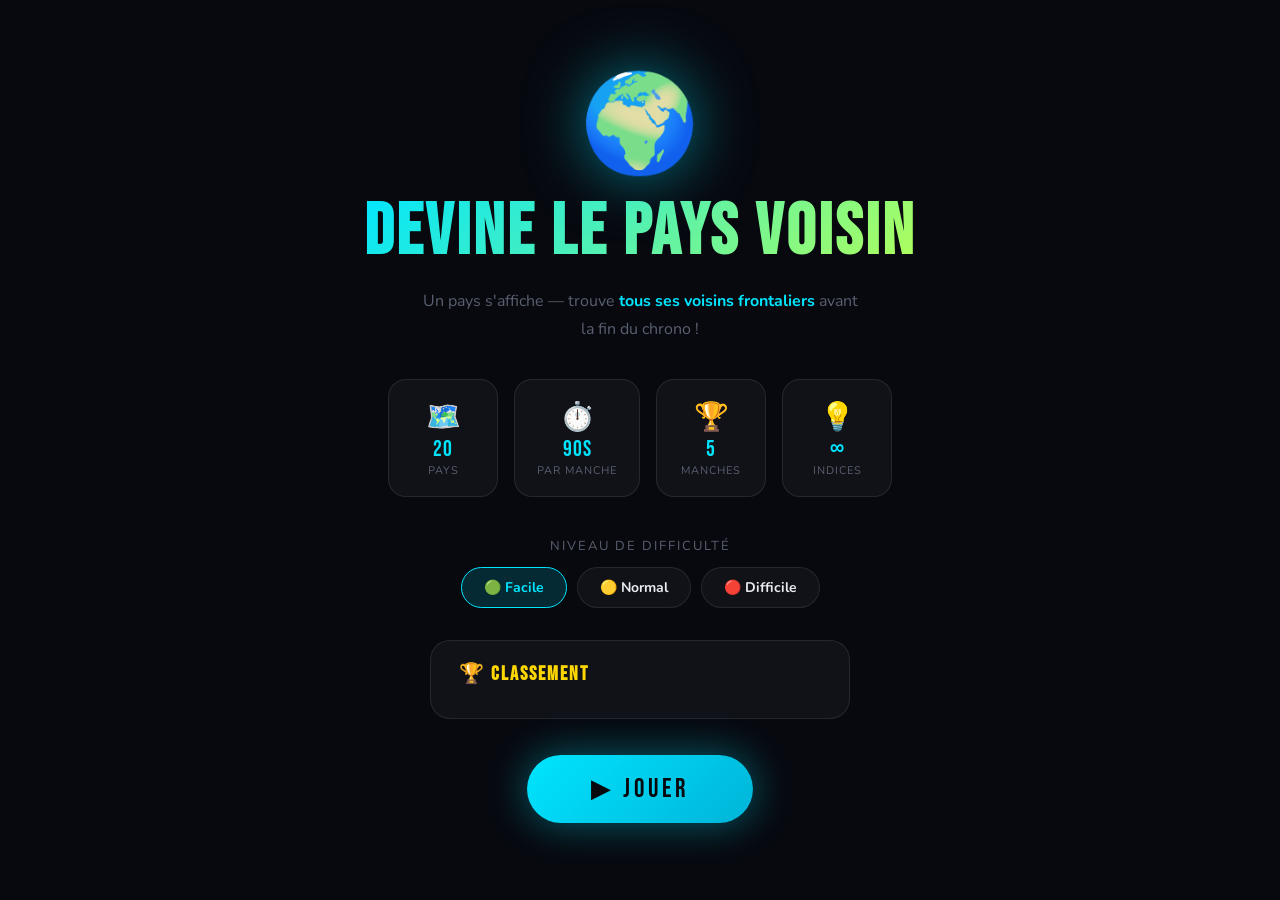
<file: devine-pays-voisin.html>
<!DOCTYPE html>
<html lang="fr">
	<head>
		<meta charset="UTF-8" />
		<meta name="viewport" content="width=device-width, initial-scale=1.0" />
		<title>Devine le Pays Voisin 🌍</title>
		<link href="https://fonts.googleapis.com/css2?family=Bebas+Neue&family=Nunito:wght@400;600;700;800&display=swap" rel="stylesheet" />
		<link rel="stylesheet" href="css.css">
		<script src="jeu.js" defer></script>
	</head>
	
	<body>
		<!-- ======================== HOME ======================== -->
		<div id="screen-home" class="screen fadein">
			<div class="globe">🌍</div>
			<h1>DEVINE LE PAYS VOISIN</h1>
			<p class="tagline">Un pays s'affiche — trouve <strong>tous ses voisins frontaliers</strong> avant la fin du chrono !</p>

			<div class="stats-row">
				<div class="stat-box"><div class="ico">🗺️</div><div class="val">20</div><div class="lbl">Pays</div></div>
				<div class="stat-box"><div class="ico">⏱️</div><div class="val">90s</div><div class="lbl">Par manche</div></div>
				<div class="stat-box"><div class="ico">🏆</div><div class="val">5</div><div class="lbl">Manches</div></div>
				<div class="stat-box"><div class="ico">💡</div><div class="val">∞</div><div class="lbl">Indices</div></div>
			</div>

			<div class="diff-label">Niveau de difficulté</div>
			<div class="diff-row">
				<button class="diff-btn active" data-diff="easy"  onclick="setDiff(this,'easy')">🟢 Facile</button>
				<button class="diff-btn"        data-diff="medium" onclick="setDiff(this,'medium')">🟡 Normal</button>
				<button class="diff-btn"        data-diff="hard"   onclick="setDiff(this,'hard')">🔴 Difficile</button>
			</div>

			<!-- Leaderboard preview -->
			<div class="lb-preview">
				<h3>🏆 CLASSEMENT</h3>
				<div id="lb-home-list"></div>
			</div>

			<button class="btn-play" onclick="startGame()">▶ JOUER</button>
		</div>

		<!-- ======================== GAME ======================== -->
		<div id="screen-game" class="screen hidden">
			<div class="top-bar">
				<span class="round-label" id="round-label">MANCHE 1/5</span>
				<span class="score-label" id="score-label">⭐ 0 pts</span>
			</div>

			<div class="timer-wrap">
				<div class="timer-bar-bg"><div class="timer-bar" id="timer-bar"></div></div>
				<div class="timer-text" id="timer-text">90s</div>
			</div>

			<div class="country-card" id="country-card">
				<div class="flag-display" id="flag-display">🌍</div>
				<div class="country-name" id="country-name">FRANCE</div>
				<div class="progress-text" id="progress-text">0/8 voisins trouvés</div>
			</div>

			<div class="input-row">
				<input id="guess-input" type="text" placeholder="Tapez un pays voisin..."
					autocomplete="off" spellcheck="false" />
				<button class="btn-send" onclick="submitGuess()">→</button>
			</div>

			<button class="btn-hint" onclick="showHint()" id="hint-btn">💡 Indice — <span id="hint-text">cliquez pour un indice</span></button>

			<div class="chips" id="chips-container"></div>
		</div>

		<!-- ======================== ROUND END ======================== -->
		<div id="screen-round-end" class="screen hidden fadein">
			<div class="re-flag" id="re-flag"></div>
			<h2 id="re-country-name">FRANCE</h2>
			<div class="re-sub" id="re-sub">Manche 1/5</div>

			<div class="re-card">
				<div class="re-section-title">✅ Trouvés</div>
				<div class="re-chips" id="re-found"></div>
			</div>
			<div class="re-card" id="re-missed-card">
				<div class="re-section-title">❌ Manqués</div>
				<div class="re-chips" id="re-missed"></div>
			</div>

			<div class="re-score" id="re-score">Score total : 0 pts</div>
			<button class="btn-next" id="btn-next" onclick="nextRound()">MANCHE SUIVANTE →</button>
		</div>

		<!-- ======================== RESULTS ======================== -->
		<div id="screen-result" class="screen hidden fadein">
			<div class="medal" id="result-medal">🥇</div>
			<h2>PARTIE TERMINÉE</h2>
			<div class="msg" id="result-msg">Géographe en chef !</div>
			<div class="big-score" id="result-score">0</div>
			<div class="big-score-sub">voisins trouvés en 5 manches</div>

			<!-- Save to leaderboard -->
			<div class="name-label">Entrez votre prénom pour le classement :</div>
			<div class="name-row">
				<input id="player-name" type="text" placeholder="Votre prénom..." maxlength="20" />
				<button class="btn-save" onclick="saveScore()">💾 SAUVER</button>
			</div>

			<!-- Leaderboard -->
			<div class="lb-full">
				<h3>🏆 CLASSEMENT GLOBAL</h3>
				<div id="lb-result-list"></div>
			</div>

			<button class="btn-replay" onclick="goHome()">🔄 REJOUER</button>
		</div>

	</body>
</html>
</file>
<file: css.css>
/* ===== VARIABLES ===== */
:root {
  --bg:        #07090f;
  --bg2:       #0d1117;
  --card:      rgba(255,255,255,0.04);
  --border:    rgba(255,255,255,0.09);
  --accent:    #00e5ff;
  --accent2:   #ff6b6b;
  --gold:      #ffd700;
  --green:     #39ff88;
  --text:      #e8eaf0;
  --muted:     #5a6070;
  --font-head: 'Bebas Neue', sans-serif;
  --font-body: 'Nunito', sans-serif;
}

/* ===== RESET & BASE ===== */
*, *::before, *::after { box-sizing: border-box; margin: 0; padding: 0; }
html { scroll-behavior: smooth; }
body {
  background: var(--bg);
  color: var(--text);
  font-family: var(--font-body);
  min-height: 100vh;
  overflow-x: hidden;
}

/* ===== STARFIELD ===== */
#stars {
  position: fixed; inset: 0; pointer-events: none; z-index: 0;
  background:
	radial-gradient(1px 1px at 10% 20%, rgba(255,255,255,.6) 0%, transparent 100%),
	radial-gradient(1px 1px at 30% 60%, rgba(255,255,255,.4) 0%, transparent 100%),
	radial-gradient(1px 1px at 55% 15%, rgba(255,255,255,.5) 0%, transparent 100%),
	radial-gradient(1px 1px at 70% 80%, rgba(255,255,255,.3) 0%, transparent 100%),
	radial-gradient(1px 1px at 85% 40%, rgba(255,255,255,.6) 0%, transparent 100%),
	radial-gradient(1px 1px at 20% 85%, rgba(255,255,255,.4) 0%, transparent 100%),
	radial-gradient(1px 1px at 90% 10%, rgba(255,255,255,.5) 0%, transparent 100%),
	radial-gradient(2px 2px at 45% 50%, rgba(255,255,255,.2) 0%, transparent 100%),
	radial-gradient(1px 1px at 60% 70%, rgba(0,229,255,.4) 0%, transparent 100%),
	radial-gradient(1px 1px at 15% 45%, rgba(0,229,255,.3) 0%, transparent 100%);
}

/* ===== WRAPPER ===== */
.screen {
  position: relative; z-index: 1;
  min-height: 100vh;
  display: flex; flex-direction: column;
  align-items: center; justify-content: center;
  padding: 24px 16px;
}
.hidden { display: none !important; }

/* ===== HOME ===== */
#screen-home .globe {
  font-size: 96px; line-height: 1;
  animation: float 3.5s ease-in-out infinite;
  filter: drop-shadow(0 0 30px rgba(0,229,255,.5));
  margin-bottom: 16px;
}
#screen-home h1 {
  font-family: var(--font-head);
  font-size: clamp(38px, 8vw, 72px);
  letter-spacing: 3px;
  background: linear-gradient(135deg, var(--accent), #b2ff59);
  -webkit-background-clip: text; -webkit-text-fill-color: transparent;
  text-align: center; margin-bottom: 12px;
}
#screen-home .tagline {
  color: var(--muted); font-size: 16px; text-align: center;
  max-width: 440px; line-height: 1.7; margin-bottom: 36px;
}
#screen-home .tagline strong { color: var(--accent); }

.stats-row {
  display: flex; gap: 16px; flex-wrap: wrap;
  justify-content: center; margin-bottom: 40px;
}
.stat-box {
  background: var(--card); border: 1px solid var(--border);
  border-radius: 18px; padding: 18px 22px; text-align: center; min-width: 110px;
  transition: transform .2s, border-color .2s;
}
.stat-box:hover { transform: translateY(-4px); border-color: var(--accent); }
.stat-box .ico { font-size: 28px; }
.stat-box .val { font-family: var(--font-head); font-size: 22px; color: var(--accent); letter-spacing: 1px; }
.stat-box .lbl { font-size: 11px; color: var(--muted); text-transform: uppercase; letter-spacing: 1px; }

/* Difficulty selector */
.diff-label {
  font-size: 13px; color: var(--muted); text-transform: uppercase;
  letter-spacing: 2px; margin-bottom: 12px; text-align: center;
}
.diff-row {
  display: flex; gap: 10px; margin-bottom: 32px; flex-wrap: wrap; justify-content: center;
}
.diff-btn {
  background: var(--card); border: 1px solid var(--border);
  color: var(--text); padding: 10px 22px; border-radius: 30px;
  font-family: var(--font-body); font-size: 14px; font-weight: 700;
  cursor: pointer; transition: all .2s;
}
.diff-btn:hover, .diff-btn.active {
  background: rgba(0,229,255,.15); border-color: var(--accent); color: var(--accent);
}

/* Leaderboard preview */
.lb-preview {
  background: var(--card); border: 1px solid var(--border);
  border-radius: 20px; padding: 20px 28px; width: 100%; max-width: 420px;
  margin-bottom: 36px;
}
.lb-preview h3 {
  font-family: var(--font-head); font-size: 20px; color: var(--gold);
  letter-spacing: 2px; margin-bottom: 12px;
}
.lb-row {
  display: flex; justify-content: space-between; align-items: center;
  padding: 7px 0; border-bottom: 1px solid var(--border); font-size: 14px;
}
.lb-row:last-child { border-bottom: none; }
.lb-row .rank { font-family: var(--font-head); font-size: 18px; color: var(--muted); width: 28px; }
.lb-row .name { flex: 1; padding: 0 10px; font-weight: 700; }
.lb-row .pts { font-family: var(--font-head); font-size: 18px; color: var(--gold); }
.lb-empty { color: var(--muted); font-size: 13px; text-align: center; padding: 8px 0; }

/* Play button */
.btn-play {
  background: linear-gradient(135deg, #00e5ff, #00b4d8);
  border: none; color: #07090f; font-family: var(--font-head);
  font-size: 26px; letter-spacing: 4px;
  padding: 18px 64px; border-radius: 50px; cursor: pointer;
  box-shadow: 0 0 40px rgba(0,229,255,.4);
  transition: transform .15s, box-shadow .15s;
}
.btn-play:hover { transform: scale(1.06); box-shadow: 0 0 70px rgba(0,229,255,.7); }
.btn-play:active { transform: scale(.97); }

/* ===== GAME SCREEN ===== */
#screen-game .top-bar {
  display: flex; justify-content: space-between; align-items: center;
  width: 100%; max-width: 560px; margin-bottom: 14px;
}
.round-label { font-family: var(--font-head); font-size: 18px; color: var(--muted); letter-spacing: 2px; }
.score-label { font-family: var(--font-head); font-size: 20px; color: var(--gold); }

/* Timer */
.timer-wrap { width: 100%; max-width: 560px; margin-bottom: 6px; }
.timer-bar-bg {
  height: 8px; background: rgba(255,255,255,.08);
  border-radius: 10px; overflow: hidden; margin-bottom: 4px;
}
.timer-bar {
  height: 100%; width: 100%; border-radius: 10px;
  background: var(--green);
  transition: width 1s linear, background .4s ease;
}
.timer-text {
  font-family: var(--font-head); font-size: 16px;
  color: var(--muted); text-align: right; letter-spacing: 1px;
}

/* Country card */
.country-card {
  background: var(--card); border: 1px solid var(--border);
  border-radius: 28px; padding: 28px 32px; text-align: center;
  width: 100%; max-width: 560px; margin-bottom: 20px;
  transition: border-color .3s, background .3s;
}
.country-card.correct { border-color: var(--green); background: rgba(57,255,136,.06); }
.country-card.wrong   { border-color: var(--accent2); }
.flag-display { font-size: 80px; line-height: 1; margin-bottom: 10px; filter: drop-shadow(0 4px 16px rgba(0,0,0,.5)); }
.country-name {
  font-family: var(--font-head); font-size: clamp(26px, 5vw, 40px);
  letter-spacing: 2px; color: var(--text); margin-bottom: 6px;
}
.progress-text { font-size: 13px; color: var(--muted); }

/* Input zone */
.input-row {
  display: flex; gap: 10px; width: 100%; max-width: 560px; margin-bottom: 12px;
}
#guess-input {
  flex: 1; background: rgba(255,255,255,.06); border: 1.5px solid var(--border);
  border-radius: 16px; padding: 14px 20px; font-size: 16px;
  font-family: var(--font-body); color: var(--text); outline: none;
  transition: border-color .2s;
}
#guess-input:focus { border-color: var(--accent); }
#guess-input.shake { animation: shake .45s ease; border-color: var(--accent2); }
.btn-send {
  background: linear-gradient(135deg, var(--accent), #0096c7);
  border: none; color: #07090f; border-radius: 16px;
  padding: 14px 22px; font-size: 22px; cursor: pointer;
  transition: transform .15s, box-shadow .15s;
  box-shadow: 0 0 20px rgba(0,229,255,.3);
}
.btn-send:hover { transform: scale(1.08); }

/* Hint button */
.btn-hint {
  background: rgba(255,107,107,.1); border: 1px solid rgba(255,107,107,.3);
  color: #ff6b6b; padding: 9px 22px; border-radius: 30px;
  font-family: var(--font-body); font-size: 13px; font-weight: 700;
  cursor: pointer; transition: all .2s; margin-bottom: 20px;
  letter-spacing: .5px;
}
.btn-hint:hover { background: rgba(255,107,107,.2); }
#hint-text { font-weight: 800; }

/* Answer chips */
.chips {
  display: flex; flex-wrap: wrap; gap: 8px;
  justify-content: center; max-width: 560px;
}
.chip {
  padding: 7px 18px; border-radius: 30px; font-size: 14px;
  font-weight: 700; border: 1px dashed rgba(255,255,255,.12);
  color: rgba(255,255,255,.15); background: rgba(255,255,255,.02);
  letter-spacing: .3px;
}
.chip.found {
  background: rgba(57,255,136,.12); border-color: rgba(57,255,136,.4);
  color: var(--green); animation: pop .35s ease;
}

/* ===== ROUND END ===== */
#screen-round-end .re-flag { font-size: 72px; margin-bottom: 8px; }
#screen-round-end h2 {
  font-family: var(--font-head); font-size: 32px; color: var(--accent);
  letter-spacing: 3px; margin-bottom: 4px;
}
#screen-round-end .re-sub { color: var(--muted); font-size: 13px; margin-bottom: 24px; }
.re-card {
  background: var(--card); border: 1px solid var(--border);
  border-radius: 22px; padding: 22px 28px; width: 100%; max-width: 500px; margin-bottom: 22px;
}
.re-section-title {
  font-size: 11px; color: var(--muted); text-transform: uppercase;
  letter-spacing: 2px; margin-bottom: 10px; font-weight: 700;
}
.re-chips { display: flex; flex-wrap: wrap; gap: 8px; }
.re-chip-ok {
  background: rgba(57,255,136,.12); border: 1px solid rgba(57,255,136,.4);
  color: var(--green); padding: 5px 14px; border-radius: 20px; font-size: 13px; font-weight: 700;
}
.re-chip-miss {
  background: rgba(255,107,107,.1); border: 1px solid rgba(255,107,107,.35);
  color: var(--accent2); padding: 5px 14px; border-radius: 20px; font-size: 13px; font-weight: 700;
}
.re-score {
  font-family: var(--font-head); font-size: 18px; color: var(--gold);
  text-align: center; margin-bottom: 28px; letter-spacing: 1px;
}
.btn-next {
  background: linear-gradient(135deg, #6c63ff, #a855f7);
  border: none; color: white; font-family: var(--font-head);
  font-size: 22px; letter-spacing: 3px; padding: 16px 52px;
  border-radius: 50px; cursor: pointer;
  box-shadow: 0 0 40px rgba(108,99,255,.4);
  transition: transform .15s, box-shadow .15s;
}
.btn-next:hover { transform: scale(1.05); box-shadow: 0 0 60px rgba(108,99,255,.7); }

/* ===== RESULTS ===== */
#screen-result .medal { font-size: 90px; animation: bounce 1s ease infinite; margin-bottom: 10px; }
#screen-result h2 {
  font-family: var(--font-head); font-size: 38px; letter-spacing: 4px;
  color: var(--text); margin-bottom: 6px;
}
#screen-result .msg { color: var(--accent); font-size: 18px; font-weight: 700; margin-bottom: 28px; }
.big-score {
  font-family: var(--font-head); font-size: 80px; color: var(--gold);
  line-height: 1; margin-bottom: 4px;
  text-shadow: 0 0 40px rgba(255,215,0,.5);
}
.big-score-sub { color: var(--muted); font-size: 14px; margin-bottom: 32px; }

/* Name input for leaderboard */
.name-label { font-size: 13px; color: var(--muted); margin-bottom: 8px; text-align: center; }
.name-row { display: flex; gap: 10px; margin-bottom: 28px; }
#player-name {
  background: rgba(255,255,255,.06); border: 1.5px solid var(--border);
  border-radius: 14px; padding: 12px 18px; font-size: 15px;
  font-family: var(--font-body); color: var(--text); outline: none;
  transition: border-color .2s; min-width: 0; flex: 1;
}
#player-name:focus { border-color: var(--gold); }
.btn-save {
  background: linear-gradient(135deg, var(--gold), #ffaa00);
  border: none; color: #07090f; font-family: var(--font-head);
  font-size: 16px; letter-spacing: 2px; padding: 12px 24px;
  border-radius: 14px; cursor: pointer; white-space: nowrap;
  transition: transform .15s;
}
.btn-save:hover { transform: scale(1.05); }

.btn-replay {
  background: linear-gradient(135deg, #00e5ff, #00b4d8);
  border: none; color: #07090f; font-family: var(--font-head);
  font-size: 22px; letter-spacing: 3px; padding: 16px 52px;
  border-radius: 50px; cursor: pointer;
  transition: transform .15s;
}
.btn-replay:hover { transform: scale(1.05); }

/* Full leaderboard on result */
.lb-full {
  background: var(--card); border: 1px solid var(--border);
  border-radius: 22px; padding: 22px 28px; width: 100%; max-width: 460px; margin-bottom: 28px;
}
.lb-full h3 {
  font-family: var(--font-head); font-size: 22px; color: var(--gold);
  letter-spacing: 2px; margin-bottom: 14px;
}
.lb-row .medal-ico { font-size: 20px; width: 28px; text-align: center; }

/* ===== ANIMATIONS ===== */
@keyframes float   { 0%,100%{transform:translateY(0)}  50%{transform:translateY(-14px)} }
@keyframes shake   { 0%,100%{transform:translateX(0)} 20%,60%{transform:translateX(-8px)} 40%,80%{transform:translateX(8px)} }
@keyframes pop     { 0%{transform:scale(1)} 50%{transform:scale(1.15)} 100%{transform:scale(1)} }
@keyframes bounce  { 0%,100%{transform:translateY(0)}  50%{transform:translateY(-18px)} }
@keyframes fadein  { from{opacity:0;transform:translateY(16px)} to{opacity:1;transform:translateY(0)} }
.fadein { animation: fadein .5s ease both; }

/* ===== RESPONSIVE ===== */
@media(max-width:480px) {
  .btn-play  { font-size:20px; padding:16px 44px; }
  .diff-btn  { padding:8px 16px; font-size:13px; }
  .country-card { padding:20px 18px; }
  .flag-display { font-size:60px; }
}
</file>
